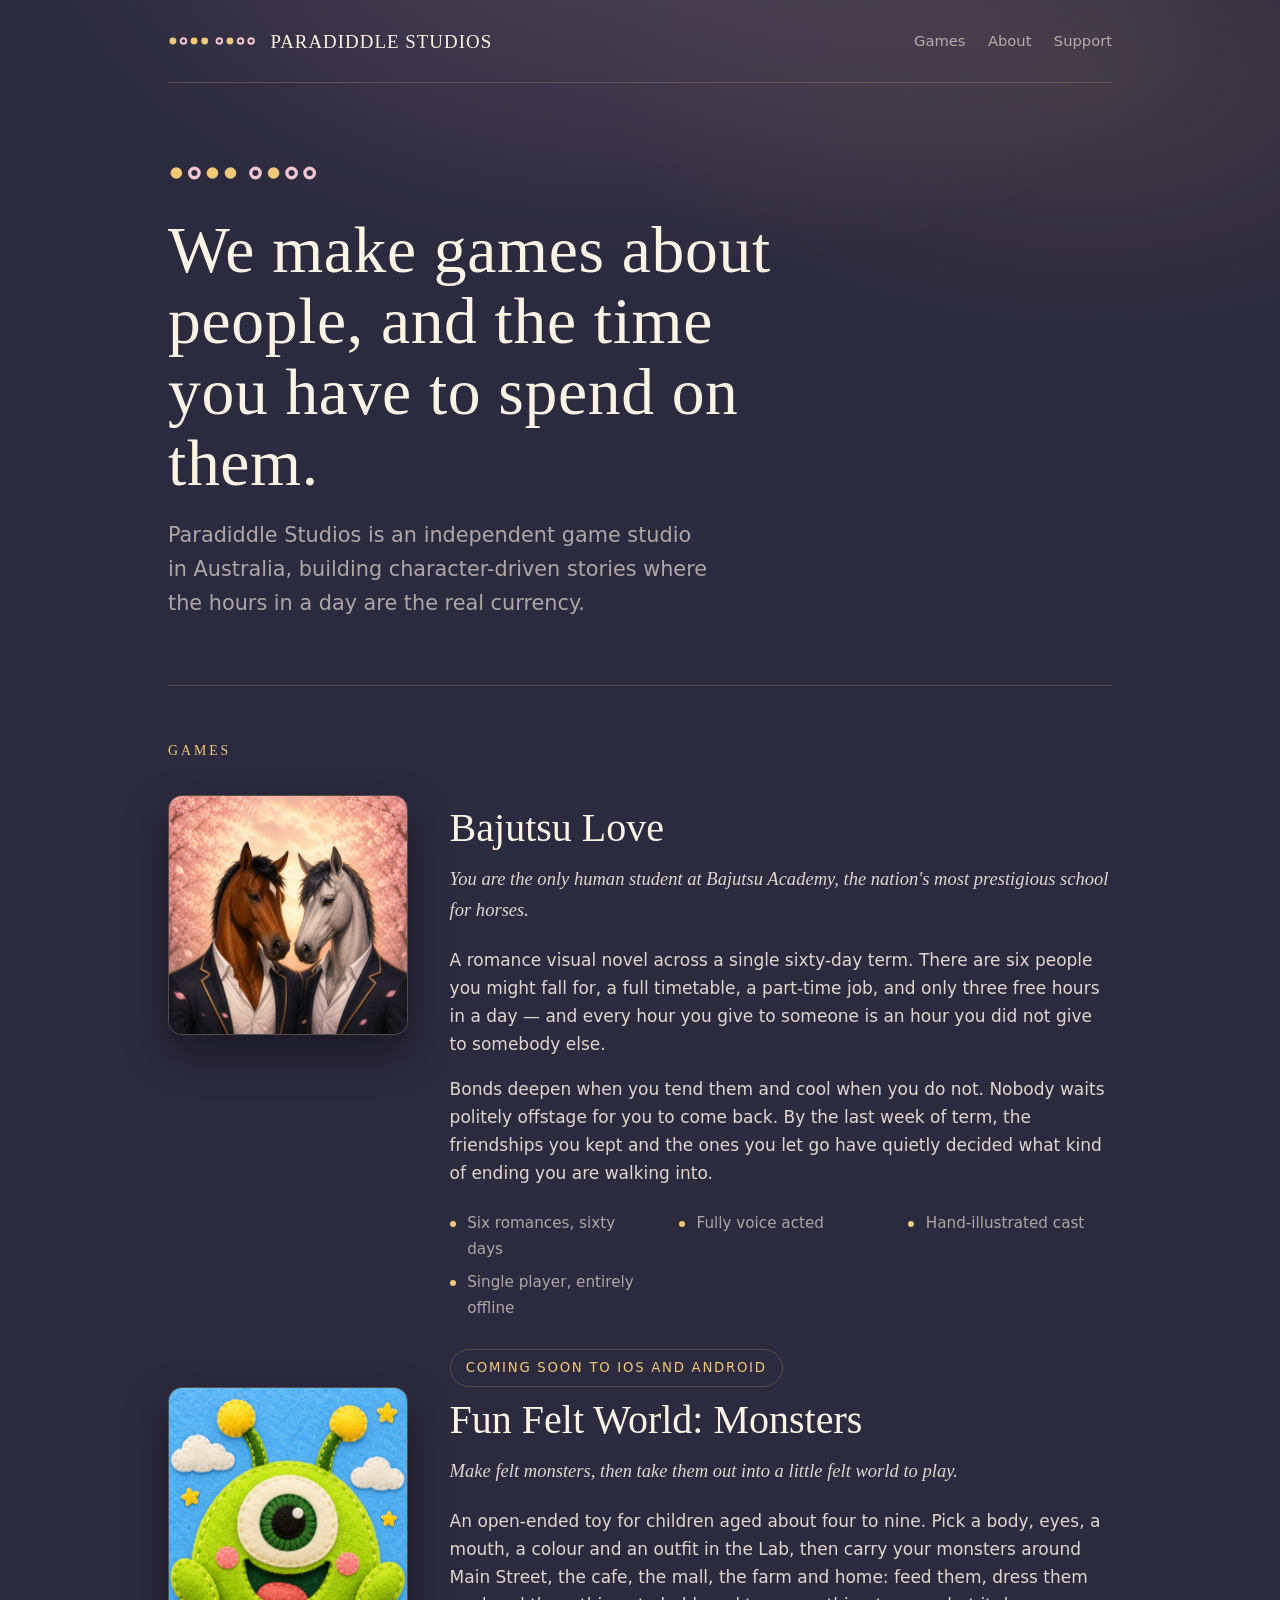
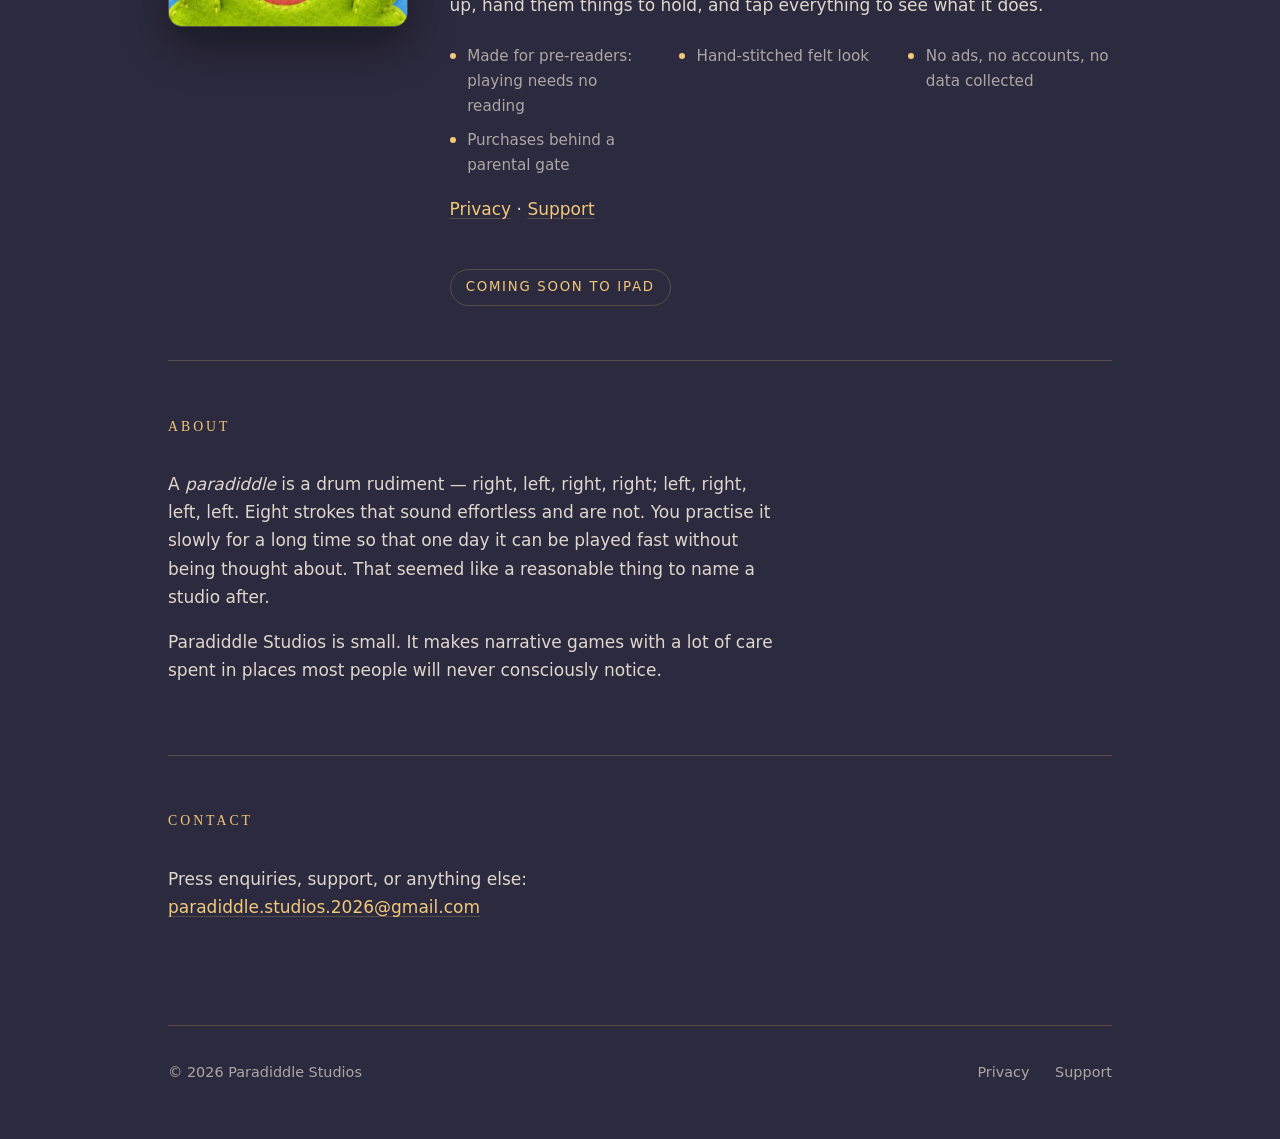
<file: index.html>
<!doctype html>
<html lang="en">
<head>
<meta charset="utf-8">
<meta name="viewport" content="width=device-width, initial-scale=1">
<title>Paradiddle Studios</title>
<meta name="description" content="Paradiddle Studios is an independent game studio making character-driven stories. Makers of Bajutsu Love and Fun Felt World: Monsters.">
<meta property="og:title" content="Paradiddle Studios">
<meta property="og:description" content="An independent game studio making character-driven stories.">
<meta property="og:image" content="assets/bajutsu-love.png">
<meta property="og:type" content="website">
<link rel="icon" href="assets/bajutsu-love.png">
<link rel="stylesheet" href="style.css">
</head>
<body>

<div class="wrap">

  <header class="masthead">
    <a class="brand" href="./">
      <!-- the mark is a paradiddle: R L R R / L R L L -->
      <svg class="mark" width="88" height="12" viewBox="0 0 108 14" aria-hidden="true">
        <circle class="fill" cx="6"   cy="7" r="4.2"/>
        <circle class="open" cx="19"  cy="7" r="3.4"/>
        <circle class="fill" cx="32"  cy="7" r="4.2"/>
        <circle class="fill" cx="45"  cy="7" r="4.2"/>
        <circle class="open" cx="63"  cy="7" r="3.4"/>
        <circle class="fill" cx="76"  cy="7" r="4.2"/>
        <circle class="open" cx="89"  cy="7" r="3.4"/>
        <circle class="open" cx="102" cy="7" r="3.4"/>
      </svg>
      <span class="brand-name">PARADIDDLE STUDIOS</span>
    </a>
    <nav>
      <a href="#games">Games</a>
      <a href="#about">About</a>
      <a href="support/">Support</a>
    </nav>
  </header>

  <div class="hero">
    <svg class="mark mark-lg" width="150" height="20" viewBox="0 0 108 14" aria-hidden="true">
      <circle class="fill" cx="6"   cy="7" r="4.2"/>
      <circle class="open" cx="19"  cy="7" r="3.4"/>
      <circle class="fill" cx="32"  cy="7" r="4.2"/>
      <circle class="fill" cx="45"  cy="7" r="4.2"/>
      <circle class="open" cx="63"  cy="7" r="3.4"/>
      <circle class="fill" cx="76"  cy="7" r="4.2"/>
      <circle class="open" cx="89"  cy="7" r="3.4"/>
      <circle class="open" cx="102" cy="7" r="3.4"/>
    </svg>
    <h1>We make games about people, and the time you have to spend on them.</h1>
    <p>Paradiddle Studios is an independent game studio in Australia, building
       character-driven stories where the hours in a day are the real currency.</p>
  </div>

  <section id="games">
    <h2>Games</h2>

    <div class="game">
      <img src="assets/bajutsu-love.png" alt="Bajutsu Love — two students of Bajutsu Academy in school blazers beneath cherry blossom.">
      <div>
        <h3>Bajutsu Love</h3>
        <p class="tagline">You are the only human student at Bajutsu Academy,
           the nation's most prestigious school for horses.</p>

        <p>A romance visual novel across a single sixty-day term. There are six
           people you might fall for, a full timetable, a part-time job, and only
           three free hours in a day — and every hour you give to someone is an
           hour you did not give to somebody else.</p>

        <p>Bonds deepen when you tend them and cool when you do not. Nobody waits
           politely offstage for you to come back. By the last week of term, the
           friendships you kept and the ones you let go have quietly decided what
           kind of ending you are walking into.</p>

        <ul class="facts">
          <li>Six romances, sixty days</li>
          <li>Fully voice acted</li>
          <li>Hand-illustrated cast</li>
          <li>Single player, entirely offline</li>
        </ul>

        <span class="status">Coming soon to iOS and Android</span>
      </div>
    </div>

    <div class="game">
      <img src="assets/monster-world.png" alt="Fun Felt World: Monsters — a smiling felt monster.">
      <div>
        <h3>Fun Felt World: Monsters</h3>
        <p class="tagline">Make felt monsters, then take them out into a little
           felt world to play.</p>

        <p>An open-ended toy for children aged about four to nine. Pick a body,
           eyes, a mouth, a colour and an outfit in the Lab, then carry your
           monsters around Main Street, the cafe, the mall, the farm and home:
           feed them, dress them up, hand them things to hold, and tap
           everything to see what it does.</p>

        <ul class="facts">
          <li>Made for pre-readers: playing needs no reading</li>
          <li>Hand-stitched felt look</li>
          <li>No ads, no accounts, no data collected</li>
          <li>Purchases behind a parental gate</li>
        </ul>

        <p><a href="monster-world/privacy/">Privacy</a> &middot;
           <a href="monster-world/support/">Support</a></p>

        <span class="status">Coming soon to iPad</span>
      </div>
    </div>
  </section>

  <section id="about">
    <h2>About</h2>
    <div class="prose">
      <p>A <em>paradiddle</em> is a drum rudiment — right, left, right, right;
         left, right, left, left. Eight strokes that sound effortless and are
         not. You practise it slowly for a long time so that one day it can be
         played fast without being thought about. That seemed like a reasonable
         thing to name a studio after.</p>
      <p>Paradiddle Studios is small. It makes narrative games with a lot of
         care spent in places most people will never consciously notice.</p>
    </div>
  </section>

  <section id="contact">
    <h2>Contact</h2>
    <div class="prose">
      <p>Press enquiries, support, or anything else:
         <a href="mailto:paradiddle.studios.2026@gmail.com">paradiddle.studios.2026@gmail.com</a></p>
    </div>
  </section>

  <footer>
    <span>&copy; 2026 Paradiddle Studios</span>
    <nav>
      <a href="privacy/">Privacy</a>
      <a href="support/">Support</a>
    </nav>
  </footer>

</div>
</body>
</html>
</file>
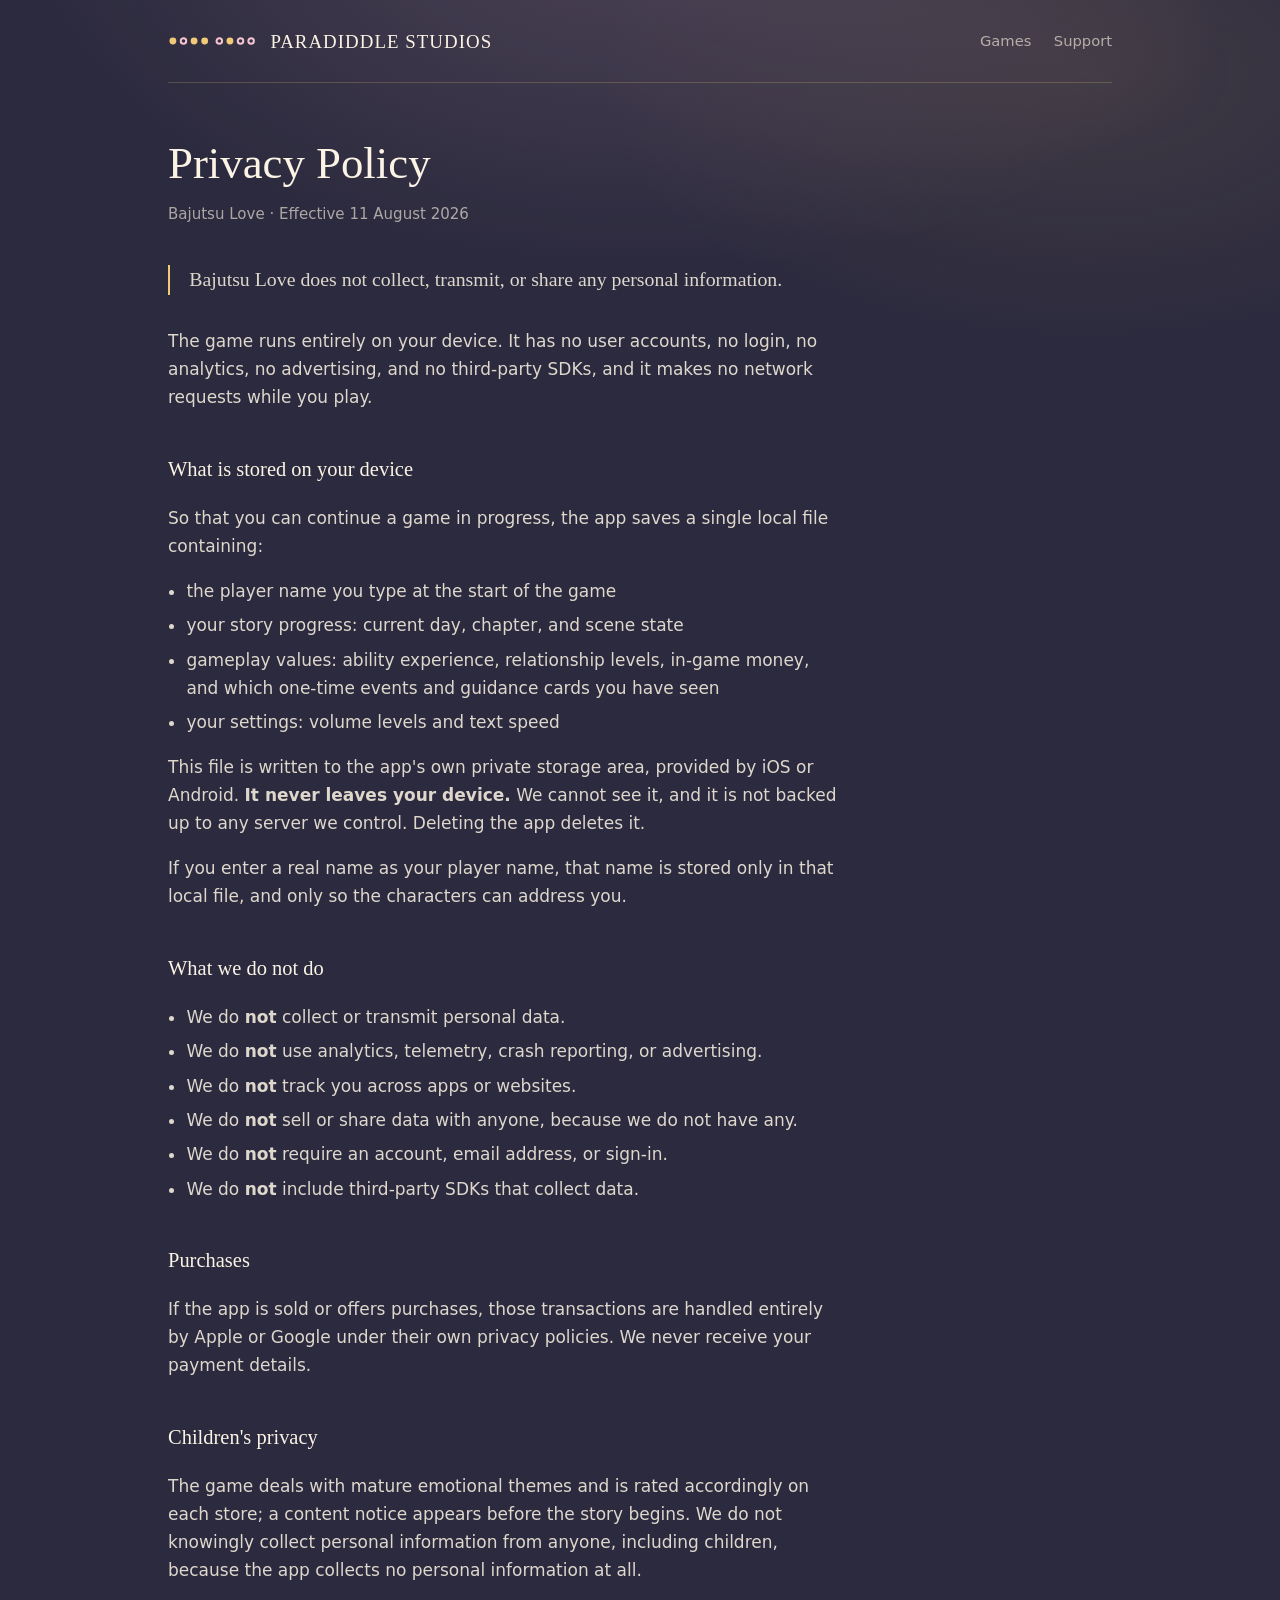
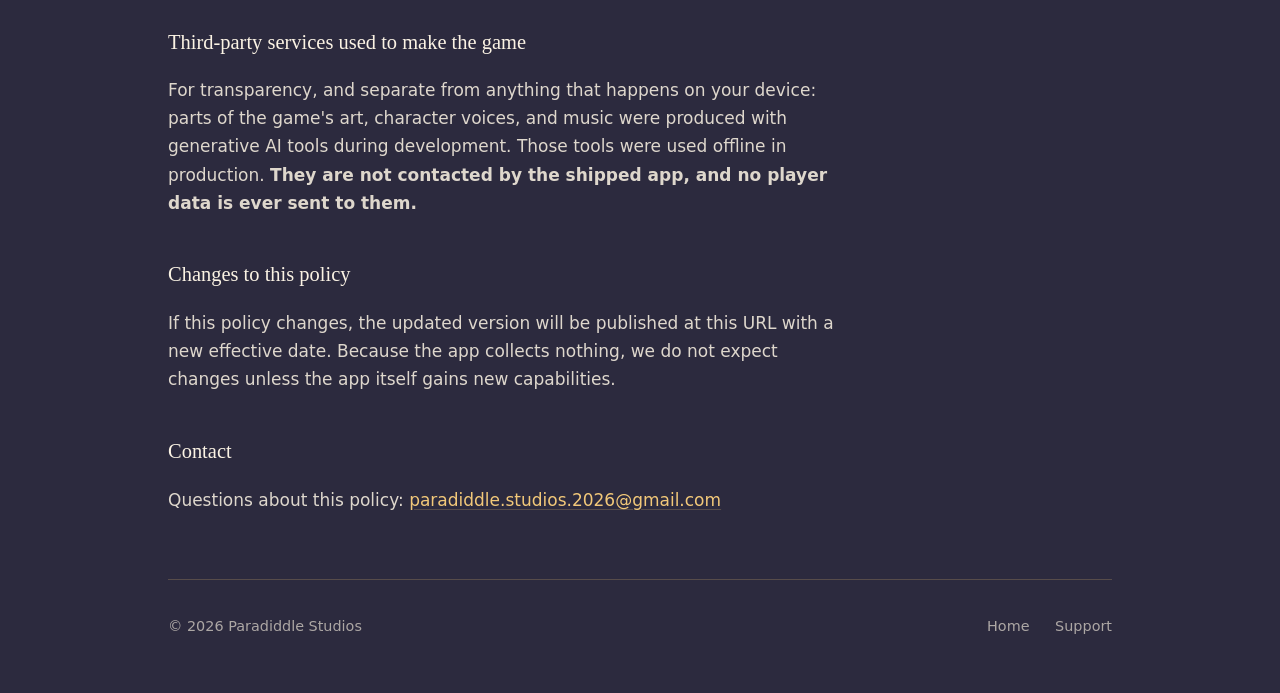
<file: privacy/index.html>
<!doctype html>
<html lang="en">
<head>
<meta charset="utf-8">
<meta name="viewport" content="width=device-width, initial-scale=1">
<title>Privacy Policy — Bajutsu Love — Paradiddle Studios</title>
<meta name="description" content="Bajutsu Love does not collect, transmit, or share any personal information.">
<link rel="icon" href="../assets/bajutsu-love.png">
<link rel="stylesheet" href="../style.css">
</head>
<body>

<div class="wrap">

  <header class="masthead">
    <a class="brand" href="../">
      <svg class="mark" width="88" height="12" viewBox="0 0 108 14" aria-hidden="true">
        <circle class="fill" cx="6"   cy="7" r="4.2"/>
        <circle class="open" cx="19"  cy="7" r="3.4"/>
        <circle class="fill" cx="32"  cy="7" r="4.2"/>
        <circle class="fill" cx="45"  cy="7" r="4.2"/>
        <circle class="open" cx="63"  cy="7" r="3.4"/>
        <circle class="fill" cx="76"  cy="7" r="4.2"/>
        <circle class="open" cx="89"  cy="7" r="3.4"/>
        <circle class="open" cx="102" cy="7" r="3.4"/>
      </svg>
      <span class="brand-name">PARADIDDLE STUDIOS</span>
    </a>
    <nav>
      <a href="../#games">Games</a>
      <a href="../support/">Support</a>
    </nav>
  </header>

  <article class="page">
    <h1>Privacy Policy</h1>
    <p class="meta">Bajutsu Love &middot; Effective 11 August 2026</p>

    <p class="lede">Bajutsu Love does not collect, transmit, or share any
       personal information.</p>

    <p>The game runs entirely on your device. It has no user accounts, no login,
       no analytics, no advertising, and no third-party SDKs, and it makes no
       network requests while you play.</p>

    <h2>What is stored on your device</h2>
    <p>So that you can continue a game in progress, the app saves a single local
       file containing:</p>
    <ul>
      <li>the player name you type at the start of the game</li>
      <li>your story progress: current day, chapter, and scene state</li>
      <li>gameplay values: ability experience, relationship levels, in-game
          money, and which one-time events and guidance cards you have seen</li>
      <li>your settings: volume levels and text speed</li>
    </ul>
    <p>This file is written to the app's own private storage area, provided by
       iOS or Android. <strong>It never leaves your device.</strong> We cannot
       see it, and it is not backed up to any server we control. Deleting the
       app deletes it.</p>
    <p>If you enter a real name as your player name, that name is stored only in
       that local file, and only so the characters can address you.</p>

    <h2>What we do not do</h2>
    <ul>
      <li>We do <strong>not</strong> collect or transmit personal data.</li>
      <li>We do <strong>not</strong> use analytics, telemetry, crash reporting,
          or advertising.</li>
      <li>We do <strong>not</strong> track you across apps or websites.</li>
      <li>We do <strong>not</strong> sell or share data with anyone, because we
          do not have any.</li>
      <li>We do <strong>not</strong> require an account, email address, or
          sign-in.</li>
      <li>We do <strong>not</strong> include third-party SDKs that collect
          data.</li>
    </ul>

    <h2>Purchases</h2>
    <p>If the app is sold or offers purchases, those transactions are handled
       entirely by Apple or Google under their own privacy policies. We never
       receive your payment details.</p>

    <h2>Children's privacy</h2>
    <p>The game deals with mature emotional themes and is rated accordingly on
       each store; a content notice appears before the story begins. We do not
       knowingly collect personal information from anyone, including children,
       because the app collects no personal information at all.</p>

    <h2>Third-party services used to make the game</h2>
    <p>For transparency, and separate from anything that happens on your device:
       parts of the game's art, character voices, and music were produced with
       generative AI tools during development. Those tools were used offline in
       production. <strong>They are not contacted by the shipped app, and no
       player data is ever sent to them.</strong></p>

    <h2>Changes to this policy</h2>
    <p>If this policy changes, the updated version will be published at this URL
       with a new effective date. Because the app collects nothing, we do not
       expect changes unless the app itself gains new capabilities.</p>

    <h2>Contact</h2>
    <p>Questions about this policy:
       <a href="mailto:paradiddle.studios.2026@gmail.com">paradiddle.studios.2026@gmail.com</a></p>
  </article>

  <footer>
    <span>&copy; 2026 Paradiddle Studios</span>
    <nav>
      <a href="../">Home</a>
      <a href="../support/">Support</a>
    </nav>
  </footer>

</div>
</body>
</html>
</file>
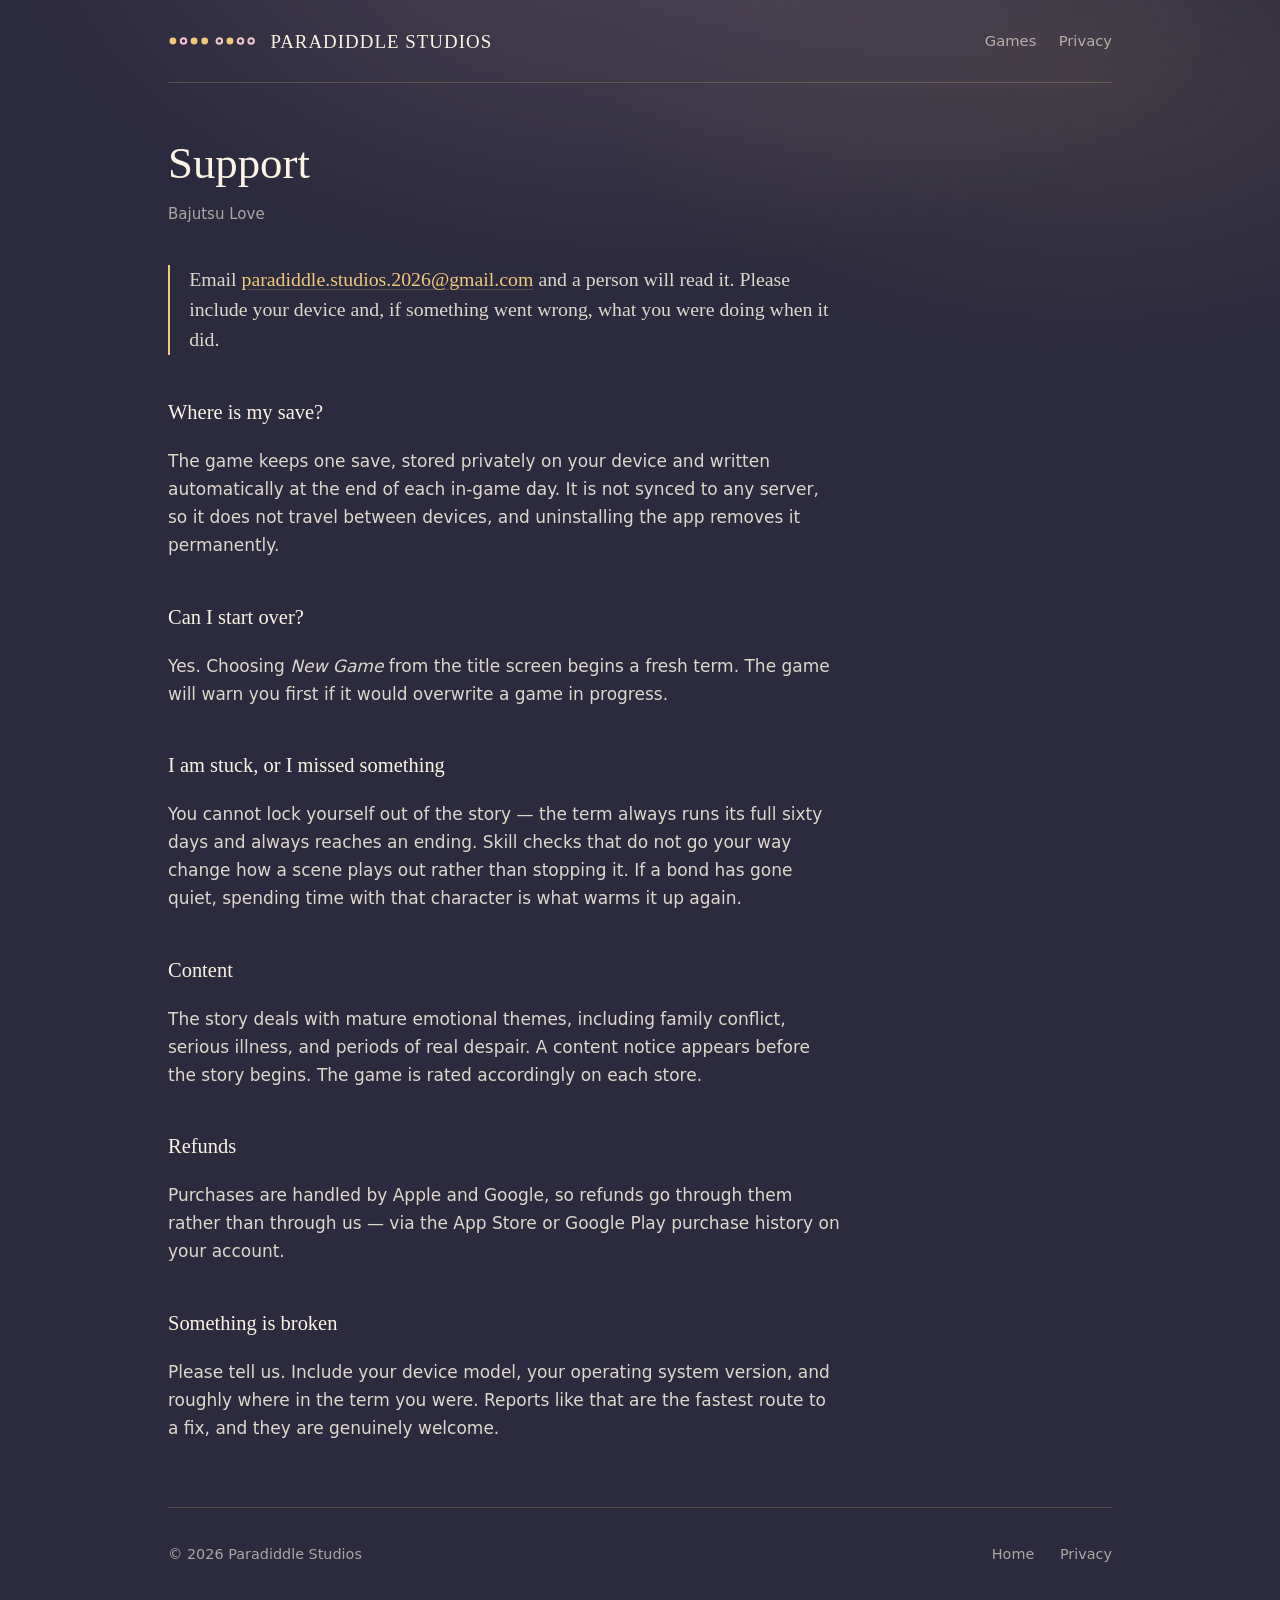
<file: support/index.html>
<!doctype html>
<html lang="en">
<head>
<meta charset="utf-8">
<meta name="viewport" content="width=device-width, initial-scale=1">
<title>Support — Paradiddle Studios</title>
<meta name="description" content="Help and contact for Bajutsu Love and other Paradiddle Studios games.">
<link rel="icon" href="../assets/bajutsu-love.png">
<link rel="stylesheet" href="../style.css">
</head>
<body>

<div class="wrap">

  <header class="masthead">
    <a class="brand" href="../">
      <svg class="mark" width="88" height="12" viewBox="0 0 108 14" aria-hidden="true">
        <circle class="fill" cx="6"   cy="7" r="4.2"/>
        <circle class="open" cx="19"  cy="7" r="3.4"/>
        <circle class="fill" cx="32"  cy="7" r="4.2"/>
        <circle class="fill" cx="45"  cy="7" r="4.2"/>
        <circle class="open" cx="63"  cy="7" r="3.4"/>
        <circle class="fill" cx="76"  cy="7" r="4.2"/>
        <circle class="open" cx="89"  cy="7" r="3.4"/>
        <circle class="open" cx="102" cy="7" r="3.4"/>
      </svg>
      <span class="brand-name">PARADIDDLE STUDIOS</span>
    </a>
    <nav>
      <a href="../#games">Games</a>
      <a href="../privacy/">Privacy</a>
    </nav>
  </header>

  <article class="page">
    <h1>Support</h1>
    <p class="meta">Bajutsu Love</p>

    <p class="lede">Email <a href="mailto:paradiddle.studios.2026@gmail.com">paradiddle.studios.2026@gmail.com</a> and a
       person will read it. Please include your device and, if something went
       wrong, what you were doing when it did.</p>

    <h2>Where is my save?</h2>
    <p>The game keeps one save, stored privately on your device and written
       automatically at the end of each in-game day. It is not synced to any
       server, so it does not travel between devices, and uninstalling the app
       removes it permanently.</p>

    <h2>Can I start over?</h2>
    <p>Yes. Choosing <em>New Game</em> from the title screen begins a fresh term.
       The game will warn you first if it would overwrite a game in progress.</p>

    <h2>I am stuck, or I missed something</h2>
    <p>You cannot lock yourself out of the story — the term always runs its full
       sixty days and always reaches an ending. Skill checks that do not go your
       way change how a scene plays out rather than stopping it. If a bond has
       gone quiet, spending time with that character is what warms it up again.</p>

    <h2>Content</h2>
    <p>The story deals with mature emotional themes, including family conflict,
       serious illness, and periods of real despair. A content notice appears
       before the story begins. The game is rated accordingly on each store.</p>

    <h2>Refunds</h2>
    <p>Purchases are handled by Apple and Google, so refunds go through them
       rather than through us — via the App Store or Google Play purchase
       history on your account.</p>

    <h2>Something is broken</h2>
    <p>Please tell us. Include your device model, your operating system version,
       and roughly where in the term you were. Reports like that are the fastest
       route to a fix, and they are genuinely welcome.</p>
  </article>

  <footer>
    <span>&copy; 2026 Paradiddle Studios</span>
    <nav>
      <a href="../">Home</a>
      <a href="../privacy/">Privacy</a>
    </nav>
  </footer>

</div>
</body>
</html>
</file>
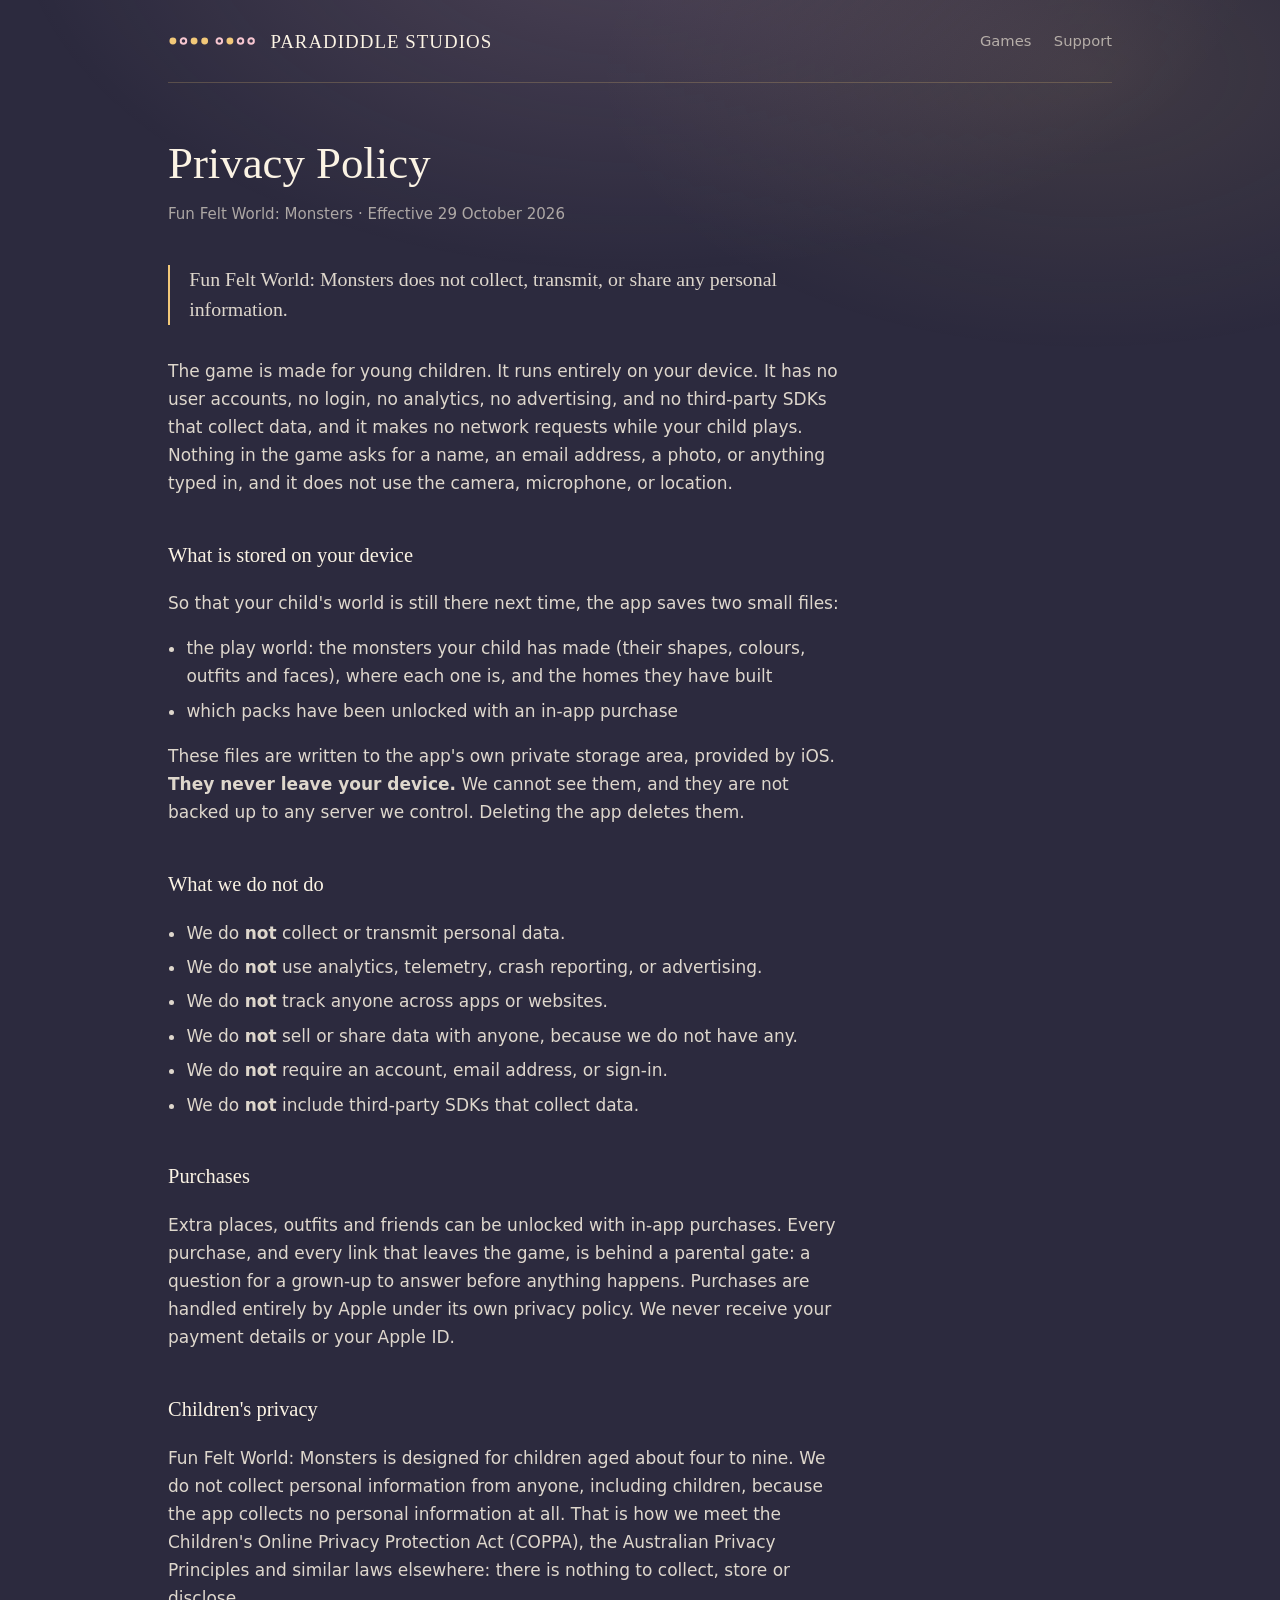
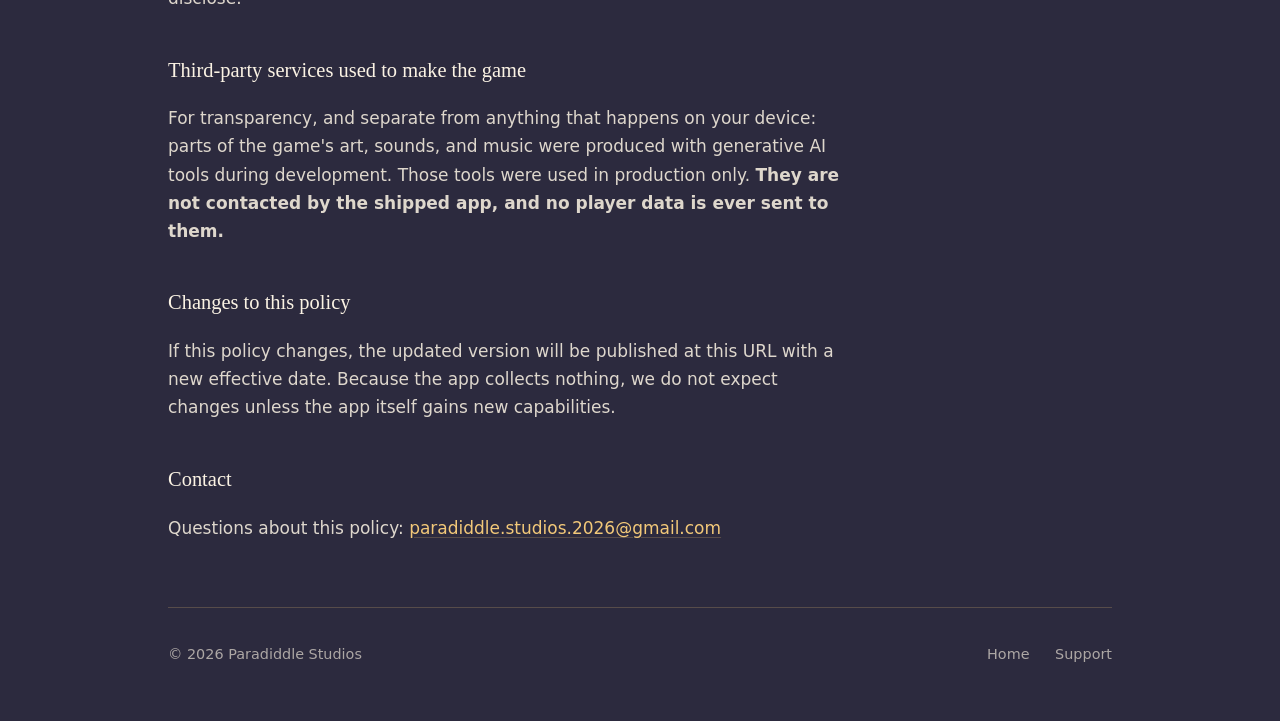
<file: monster-world/privacy/index.html>
<!doctype html>
<html lang="en">
<head>
<meta charset="utf-8">
<meta name="viewport" content="width=device-width, initial-scale=1">
<title>Privacy Policy — Fun Felt World: Monsters — Paradiddle Studios</title>
<meta name="description" content="Fun Felt World: Monsters does not collect, transmit, or share any personal information.">
<link rel="icon" href="../../assets/monster-world.png">
<link rel="stylesheet" href="../../style.css">
</head>
<body>

<div class="wrap">

  <header class="masthead">
    <a class="brand" href="../../">
      <svg class="mark" width="88" height="12" viewBox="0 0 108 14" aria-hidden="true">
        <circle class="fill" cx="6"   cy="7" r="4.2"/>
        <circle class="open" cx="19"  cy="7" r="3.4"/>
        <circle class="fill" cx="32"  cy="7" r="4.2"/>
        <circle class="fill" cx="45"  cy="7" r="4.2"/>
        <circle class="open" cx="63"  cy="7" r="3.4"/>
        <circle class="fill" cx="76"  cy="7" r="4.2"/>
        <circle class="open" cx="89"  cy="7" r="3.4"/>
        <circle class="open" cx="102" cy="7" r="3.4"/>
      </svg>
      <span class="brand-name">PARADIDDLE STUDIOS</span>
    </a>
    <nav>
      <a href="../../#games">Games</a>
      <a href="../support/">Support</a>
    </nav>
  </header>

  <article class="page">
    <h1>Privacy Policy</h1>
    <p class="meta">Fun Felt World: Monsters &middot; Effective 29 October 2026</p>

    <p class="lede">Fun Felt World: Monsters does not collect, transmit, or share
       any personal information.</p>

    <p>The game is made for young children. It runs entirely on your device. It
       has no user accounts, no login, no analytics, no advertising, and no
       third-party SDKs that collect data, and it makes no network requests while
       your child plays. Nothing in the game asks for a name, an email address, a
       photo, or anything typed in, and it does not use the camera, microphone,
       or location.</p>

    <h2>What is stored on your device</h2>
    <p>So that your child's world is still there next time, the app saves two
       small files:</p>
    <ul>
      <li>the play world: the monsters your child has made (their shapes,
          colours, outfits and faces), where each one is, and the homes they
          have built</li>
      <li>which packs have been unlocked with an in-app purchase</li>
    </ul>
    <p>These files are written to the app's own private storage area, provided
       by iOS. <strong>They never leave your device.</strong> We cannot see them,
       and they are not backed up to any server we control. Deleting the app
       deletes them.</p>

    <h2>What we do not do</h2>
    <ul>
      <li>We do <strong>not</strong> collect or transmit personal data.</li>
      <li>We do <strong>not</strong> use analytics, telemetry, crash reporting,
          or advertising.</li>
      <li>We do <strong>not</strong> track anyone across apps or websites.</li>
      <li>We do <strong>not</strong> sell or share data with anyone, because we
          do not have any.</li>
      <li>We do <strong>not</strong> require an account, email address, or
          sign-in.</li>
      <li>We do <strong>not</strong> include third-party SDKs that collect
          data.</li>
    </ul>

    <h2>Purchases</h2>
    <p>Extra places, outfits and friends can be unlocked with in-app purchases.
       Every purchase, and every link that leaves the game, is behind a parental
       gate: a question for a grown-up to answer before anything happens.
       Purchases are handled entirely by Apple under its own privacy policy. We
       never receive your payment details or your Apple ID.</p>

    <h2>Children's privacy</h2>
    <p>Fun Felt World: Monsters is designed for children aged about four to nine.
       We do not collect personal information from anyone, including children,
       because the app collects no personal information at all. That is how we
       meet the Children's Online Privacy Protection Act (COPPA), the Australian
       Privacy Principles and similar laws elsewhere: there is nothing to
       collect, store or disclose.</p>

    <h2>Third-party services used to make the game</h2>
    <p>For transparency, and separate from anything that happens on your device:
       parts of the game's art, sounds, and music were produced with generative
       AI tools during development. Those tools were used in production only.
       <strong>They are not contacted by the shipped app, and no player data is
       ever sent to them.</strong></p>

    <h2>Changes to this policy</h2>
    <p>If this policy changes, the updated version will be published at this URL
       with a new effective date. Because the app collects nothing, we do not
       expect changes unless the app itself gains new capabilities.</p>

    <h2>Contact</h2>
    <p>Questions about this policy:
       <a href="mailto:paradiddle.studios.2026@gmail.com">paradiddle.studios.2026@gmail.com</a></p>
  </article>

  <footer>
    <span>&copy; 2026 Paradiddle Studios</span>
    <nav>
      <a href="../../">Home</a>
      <a href="../support/">Support</a>
    </nav>
  </footer>

</div>
</body>
</html>
</file>
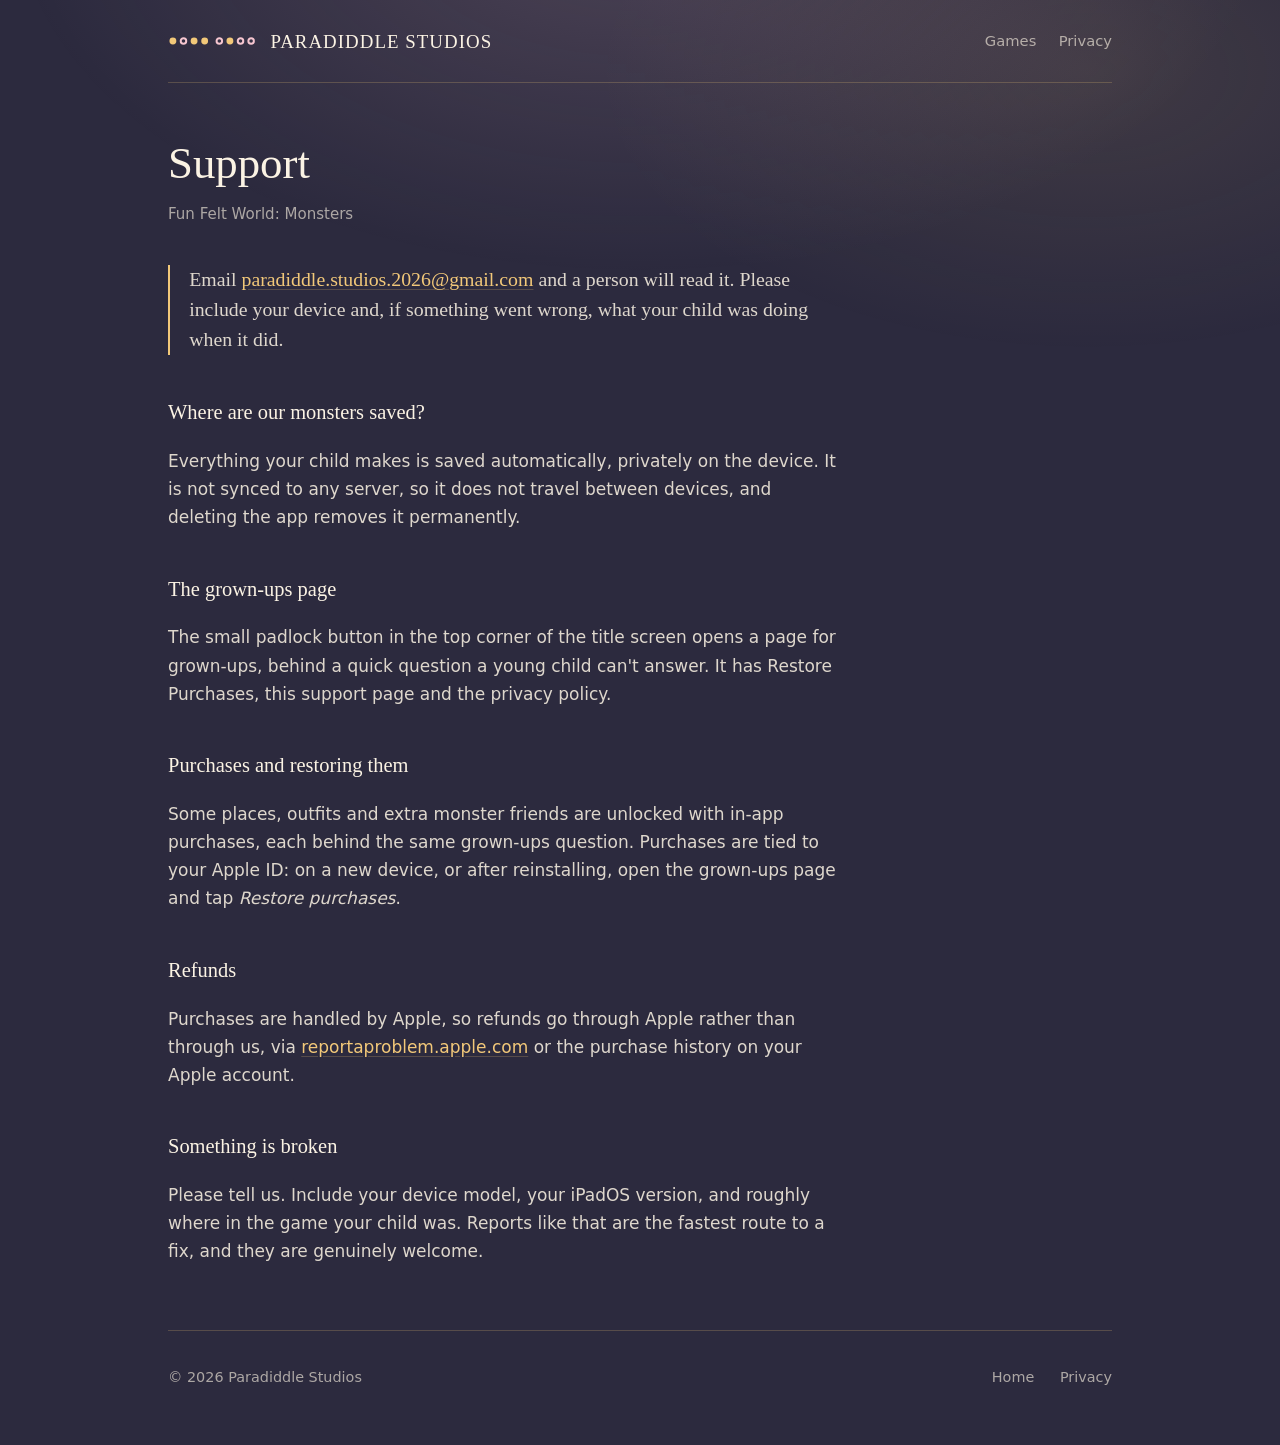
<file: monster-world/support/index.html>
<!doctype html>
<html lang="en">
<head>
<meta charset="utf-8">
<meta name="viewport" content="width=device-width, initial-scale=1">
<title>Support — Fun Felt World: Monsters — Paradiddle Studios</title>
<meta name="description" content="Help and contact for Fun Felt World: Monsters.">
<link rel="icon" href="../../assets/monster-world.png">
<link rel="stylesheet" href="../../style.css">
</head>
<body>

<div class="wrap">

  <header class="masthead">
    <a class="brand" href="../../">
      <svg class="mark" width="88" height="12" viewBox="0 0 108 14" aria-hidden="true">
        <circle class="fill" cx="6"   cy="7" r="4.2"/>
        <circle class="open" cx="19"  cy="7" r="3.4"/>
        <circle class="fill" cx="32"  cy="7" r="4.2"/>
        <circle class="fill" cx="45"  cy="7" r="4.2"/>
        <circle class="open" cx="63"  cy="7" r="3.4"/>
        <circle class="fill" cx="76"  cy="7" r="4.2"/>
        <circle class="open" cx="89"  cy="7" r="3.4"/>
        <circle class="open" cx="102" cy="7" r="3.4"/>
      </svg>
      <span class="brand-name">PARADIDDLE STUDIOS</span>
    </a>
    <nav>
      <a href="../../#games">Games</a>
      <a href="../privacy/">Privacy</a>
    </nav>
  </header>

  <article class="page">
    <h1>Support</h1>
    <p class="meta">Fun Felt World: Monsters</p>

    <p class="lede">Email <a href="mailto:paradiddle.studios.2026@gmail.com">paradiddle.studios.2026@gmail.com</a> and a
       person will read it. Please include your device and, if something went
       wrong, what your child was doing when it did.</p>

    <h2>Where are our monsters saved?</h2>
    <p>Everything your child makes is saved automatically, privately on the
       device. It is not synced to any server, so it does not travel between
       devices, and deleting the app removes it permanently.</p>

    <h2>The grown-ups page</h2>
    <p>The small padlock button in the top corner of the title screen opens a
       page for grown-ups, behind a quick question a young child can't answer.
       It has Restore Purchases, this support page and the privacy policy.</p>

    <h2>Purchases and restoring them</h2>
    <p>Some places, outfits and extra monster friends are unlocked with in-app
       purchases, each behind the same grown-ups question. Purchases are tied to
       your Apple ID: on a new device, or after reinstalling, open the grown-ups
       page and tap <em>Restore purchases</em>.</p>

    <h2>Refunds</h2>
    <p>Purchases are handled by Apple, so refunds go through Apple rather than
       through us, via
       <a href="https://reportaproblem.apple.com">reportaproblem.apple.com</a> or
       the purchase history on your Apple account.</p>

    <h2>Something is broken</h2>
    <p>Please tell us. Include your device model, your iPadOS version, and
       roughly where in the game your child was. Reports like that are the
       fastest route to a fix, and they are genuinely welcome.</p>
  </article>

  <footer>
    <span>&copy; 2026 Paradiddle Studios</span>
    <nav>
      <a href="../../">Home</a>
      <a href="../privacy/">Privacy</a>
    </nav>
  </footer>

</div>
</body>
</html>
</file>
<file: style.css>
/* Paradiddle Studios — palette lifted from the Bajutsu Love UI theme. */
:root {
  --navy:   #2C2A3E;
  --navy-2: #35324a;
  --gold:   #F2C879;
  --sakura: #F6C6D0;
  --cream:  #FBF3E4;
  --dim:    rgba(251, 243, 228, 0.62);
  --rule:   rgba(242, 200, 121, 0.22);
  --serif:  "Iowan Old Style", "Palatino Linotype", Palatino, Georgia, "Times New Roman", serif;
  --sans:   ui-sans-serif, system-ui, -apple-system, "Segoe UI", Roboto, Helvetica, Arial, sans-serif;
}

* { box-sizing: border-box; }

body {
  margin: 0;
  background: var(--navy);
  color: var(--cream);
  font-family: var(--sans);
  font-size: 17px;
  line-height: 1.65;
  -webkit-font-smoothing: antialiased;
}

/* a soft dawn behind the whole page, echoing the sakura sky in the icon */
body::before {
  content: "";
  position: fixed;
  inset: 0;
  pointer-events: none;
  background:
    radial-gradient(900px 520px at 50% -10%, rgba(246, 198, 208, 0.16), transparent 70%),
    radial-gradient(700px 400px at 85% 8%, rgba(242, 200, 121, 0.10), transparent 70%);
}

.wrap {
  position: relative;
  max-width: 62rem;
  margin: 0 auto;
  padding: 0 1.5rem;
}

a { color: var(--gold); text-decoration-color: var(--rule); text-underline-offset: 3px; }
a:hover { color: #ffdf9d; }

/* ---------- masthead ---------- */

.masthead {
  display: flex;
  align-items: center;
  gap: 0.9rem;
  padding: 1.6rem 0;
  border-bottom: 1px solid var(--rule);
}
.masthead a.brand {
  display: flex;
  align-items: center;
  gap: 0.9rem;
  color: var(--cream);
  text-decoration: none;
}
.brand-name {
  font-family: var(--serif);
  font-size: 1.18rem;
  letter-spacing: 0.055em;
  white-space: nowrap;
}
.masthead nav {
  margin-left: auto;
  display: flex;
  gap: 1.4rem;
  font-size: 0.92rem;
}
.masthead nav a { color: var(--dim); text-decoration: none; }
.masthead nav a:hover { color: var(--gold); }

/* ---------- the mark: a paradiddle, R L R R / L R L L ---------- */

.mark { flex: none; display: block; }
.mark .fill { fill: var(--gold); }
.mark .open { fill: none; stroke: var(--sakura); stroke-width: 2.4; }

/* ---------- hero ---------- */

.hero { padding: 5rem 0 4rem; max-width: 40rem; }
.hero .mark-lg { margin-bottom: 2rem; }
.hero h1 {
  font-family: var(--serif);
  font-weight: 400;
  font-size: clamp(2.6rem, 7vw, 4.1rem);
  line-height: 1.08;
  letter-spacing: 0.01em;
  margin: 0 0 1.2rem;
}
.hero p {
  font-size: clamp(1.08rem, 2.4vw, 1.3rem);
  color: var(--dim);
  margin: 0;
  max-width: 34rem;
}

/* ---------- sections ---------- */

section { padding: 3.4rem 0; border-top: 1px solid var(--rule); }
h2 {
  font-family: var(--serif);
  font-weight: 400;
  font-size: 0.86rem;
  letter-spacing: 0.22em;
  text-transform: uppercase;
  color: var(--gold);
  margin: 0 0 2rem;
}
h3 {
  font-family: var(--serif);
  font-weight: 400;
  font-size: 1.5rem;
  margin: 2.2rem 0 0.6rem;
  color: var(--cream);
}
.prose { max-width: 38rem; }
.prose p { color: rgba(251, 243, 228, 0.86); }

/* ---------- the game card ---------- */

.game {
  display: grid;
  grid-template-columns: minmax(0, 15rem) minmax(0, 1fr);
  gap: 2.6rem;
  align-items: start;
}
.game img {
  width: 100%;
  height: auto;
  display: block;
  border-radius: 14px;
  border: 1px solid var(--rule);
  box-shadow: 0 18px 44px rgba(0, 0, 0, 0.42);
}
.game h3 {
  font-size: clamp(1.9rem, 4.5vw, 2.5rem);
  margin: 0 0 0.2rem;
}
.tagline {
  font-family: var(--serif);
  font-style: italic;
  font-size: 1.16rem;
  color: var(--sakura);
  margin: 0 0 1.3rem;
}
.game p { color: rgba(251, 243, 228, 0.86); }

.facts {
  list-style: none;
  padding: 0;
  margin: 1.5rem 0 0;
  display: grid;
  grid-template-columns: repeat(auto-fit, minmax(11rem, 1fr));
  gap: 0.55rem 1.6rem;
  font-size: 0.95rem;
  color: var(--dim);
}
.facts li { position: relative; padding-left: 1.1rem; }
.facts li::before {
  content: "";
  position: absolute;
  left: 0;
  top: 0.62em;
  width: 6px;
  height: 6px;
  border-radius: 50%;
  background: var(--gold);
}

.status {
  display: inline-block;
  margin-top: 1.8rem;
  padding: 0.42rem 0.95rem;
  border: 1px solid var(--rule);
  border-radius: 999px;
  font-size: 0.83rem;
  letter-spacing: 0.13em;
  text-transform: uppercase;
  color: var(--gold);
}

/* ---------- policy / support pages ---------- */

.page { padding: 3.4rem 0 1rem; max-width: 42rem; }
.page h1 {
  font-family: var(--serif);
  font-weight: 400;
  font-size: clamp(2rem, 5vw, 2.8rem);
  line-height: 1.15;
  margin: 0 0 0.8rem;
}
.page .meta { color: var(--dim); font-size: 0.94rem; margin: 0 0 2.4rem; }
.page h2 {
  font-size: 1.28rem;
  letter-spacing: 0;
  text-transform: none;
  color: var(--cream);
  margin: 2.6rem 0 0.7rem;
}
.page ul { padding-left: 1.15rem; }
.page li { margin: 0.4rem 0; color: rgba(251, 243, 228, 0.86); }
.page p { color: rgba(251, 243, 228, 0.86); }
.lede {
  font-family: var(--serif);
  font-size: 1.24rem;
  line-height: 1.5;
  color: var(--cream);
  border-left: 2px solid var(--gold);
  padding-left: 1.2rem;
  margin: 0 0 2rem;
}

/* ---------- footer ---------- */

footer {
  border-top: 1px solid var(--rule);
  margin-top: 2rem;
  padding: 2.2rem 0 3.4rem;
  display: flex;
  flex-wrap: wrap;
  gap: 0.6rem 1.6rem;
  align-items: center;
  font-size: 0.9rem;
  color: var(--dim);
}
footer nav { margin-left: auto; display: flex; gap: 1.6rem; }
footer a { color: var(--dim); text-decoration: none; }
footer a:hover { color: var(--gold); }

@media (max-width: 640px) {
  .game { grid-template-columns: 1fr; gap: 1.8rem; }
  .game img { max-width: 13rem; }
  .hero { padding: 3.5rem 0 2.5rem; }
  footer nav { margin-left: 0; width: 100%; }

  /* the brand name is nowrap, so it must be allowed to drop the nav to its
     own row — otherwise it pushes the masthead wider than a phone */
  .masthead { flex-wrap: wrap; row-gap: 0.35rem; padding: 1.2rem 0; }
  .masthead .mark { width: 62px; }
  .brand-name { font-size: 0.95rem; letter-spacing: 0.03em; }
  .masthead nav { margin-left: 0; width: 100%; gap: 1.3rem; font-size: 0.86rem; }
}

@media (max-width: 380px) {
  .masthead .mark { width: 52px; }
  .brand-name { font-size: 0.86rem; }
}
</file>
